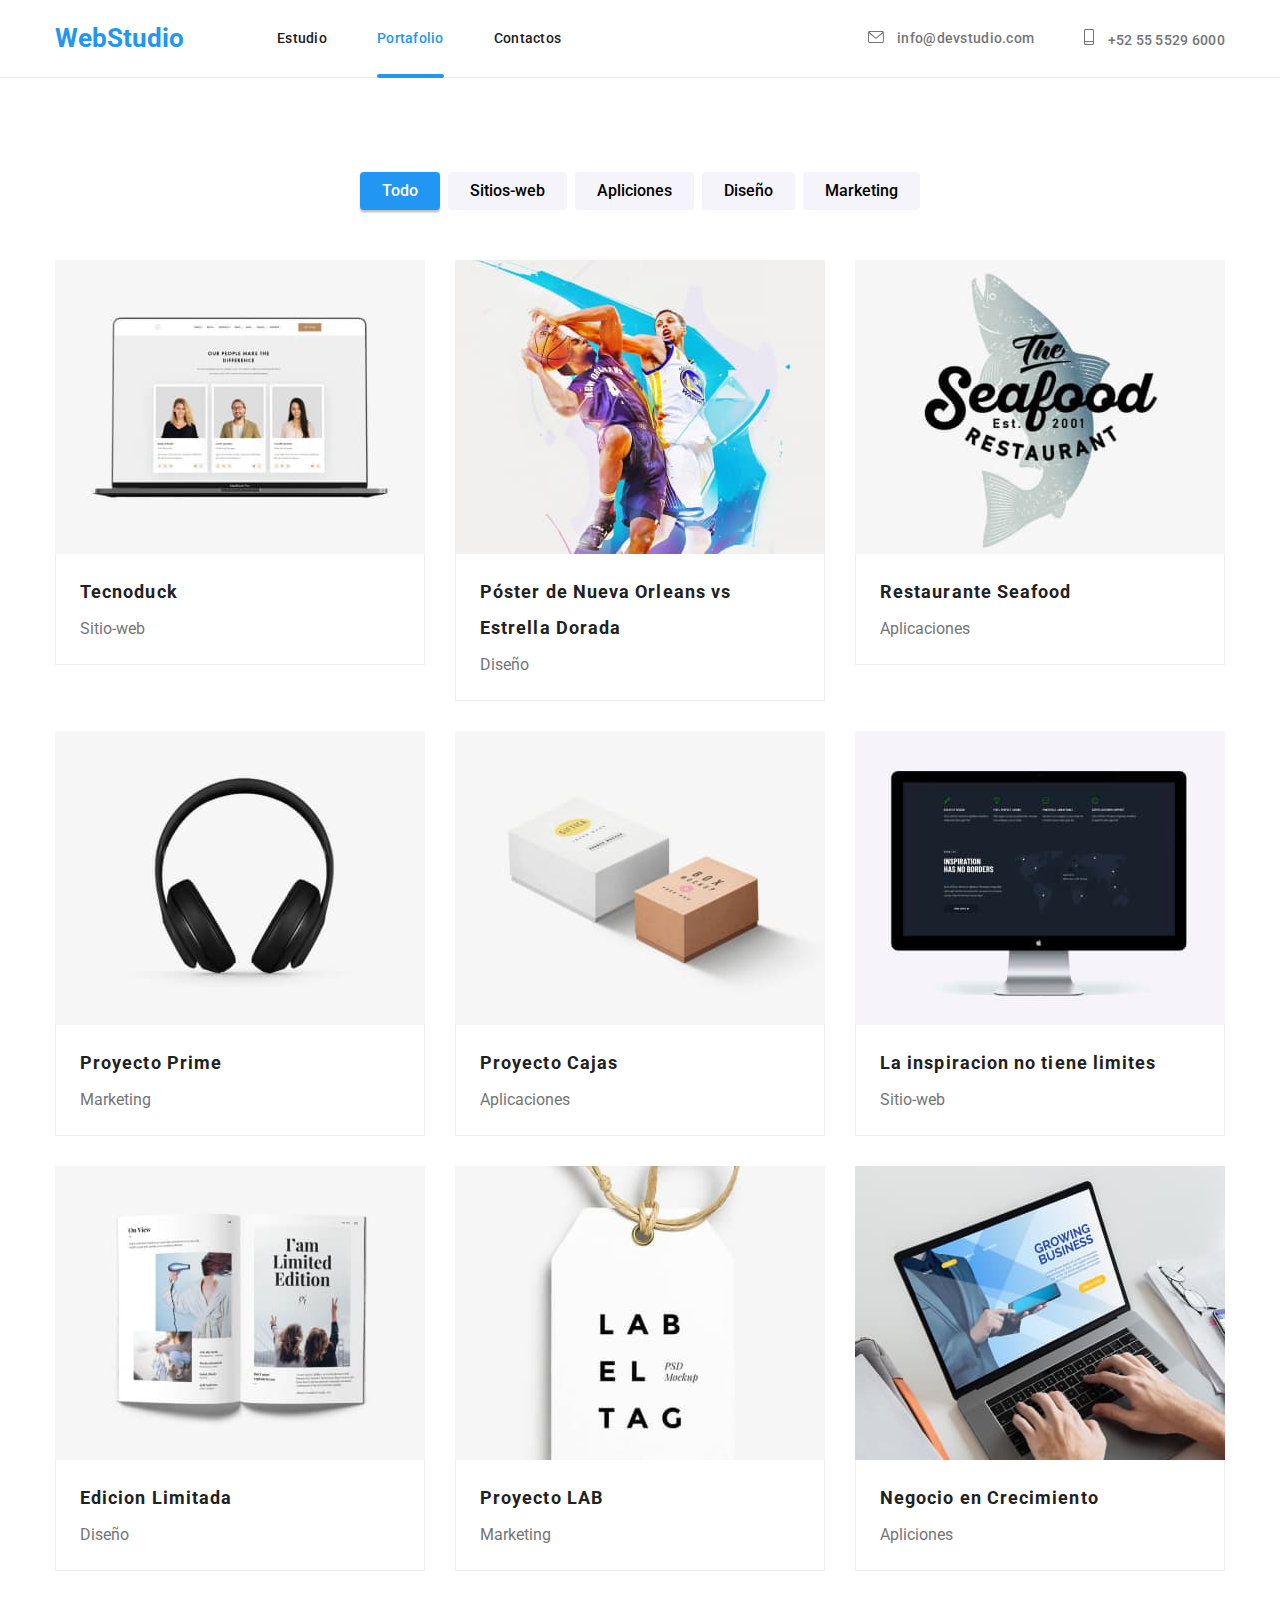
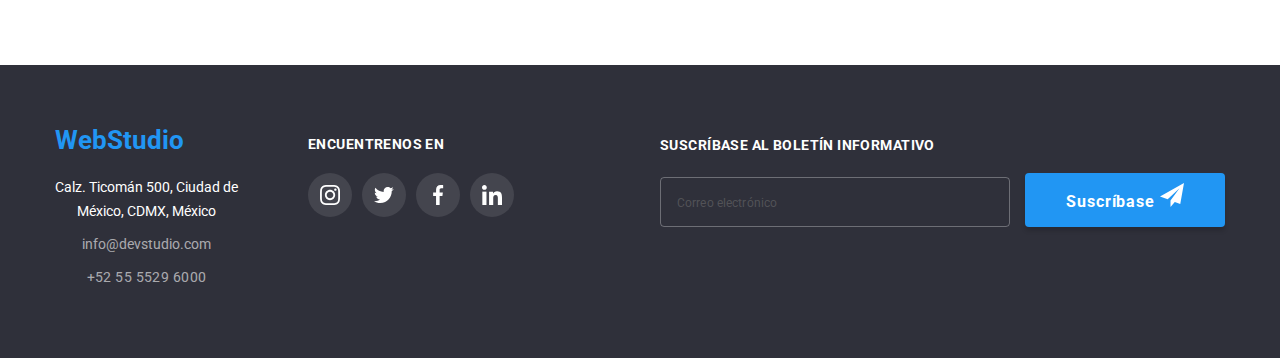
<file: portafolio.html>
<!DOCTYPE html>
<html lang="en">
  <head>
    <meta charset="UTF-8" />
    <meta http-equiv="X-UA-Compatible" content="IE=edge" />
    <meta name="viewport" content="width=device-width, initial-scale=1.0" />
    <link
      rel="stylesheet"
      href="https://cdnjs.cloudflare.com/ajax/libs/modern-normalize/1.0.0/modern-normalize.min.css"
    />
    <link rel="stylesheet" href="./css/main.min.css" />
    <link rel="preconnect" href="https://fonts.googleapis.com" />
    <link rel="preconnect" href="https://fonts.gstatic.com" crossorigin />
    <link
      href="https://fonts.googleapis.com/css2?family=Raleway:wght@700&family=Roboto:wght@400;500;700;900&display=swap"
      rel="stylesheet"
    />
    <title>Portafolio</title>
  </head>
  <body>
    <header class="header">
      <div class="container container__header">
        <div class="logoyburger">
          <a href="./index.html" class="header__logo link">WebStudio</a>
          <div class="burger" data-menu-open="">
            <svg class="burger-icon" width="24" height="16">
              <use href="./images/icons.svg#icon-menu"></use>
            </svg>
          </div>
        </div>

        <nav class="main-nav">
          <a href="./index.html" class="header__logo2 link">WebStudio</a>
          <ul class="list main-nav__list">
            <li class="main-nav__item">
              <a href="./index.html" class="main-nav__link link">Estudio</a>
            </li>
            <li class="main-nav__item">
              <a
                href="./portafolio.html"
                class="main-nav__link main-nav__link--selected"
                >Portafolio</a
              >
            </li>
            <li class="main-nav__item">
              <a href="#contactos" class="main-nav__link link">Contactos</a>
            </li>
          </ul>
        </nav>

        <ul class="list main-nav__list2">
          <li class="main-nav__item2">
            <a href="mailto:info@devstudio.com" class="main-nav__mail link">
              <svg class="main-nav__icon" width="16" height="12">
                <use
                  href="./images/icons.svg#icon-sobre"
                  width="16"
                  height="12"
                ></use>
              </svg>
              info@devstudio.com
            </a>
          </li>
          <li class="list-nav2-item">
            <a href="tel:+525555296000" class="main-nav__tel link">
              <svg class="main-nav__icon" width="10px" height="16px">
                <use href="./images/icons.svg#icon-phone"></use>
              </svg>
              +52 55 5529 6000</a
            >
          </li>
        </ul>
      </div>
    </header>

    <div class="mobile-menu" data-menu="">
      <button class="mobile-menu__close" type="button" data-menu-close="">
        <svg class="mobile-menu__icon" width="19" height="19">
          <use href="./images/icons.svg#icon-closer"></use>
        </svg>
      </button>
      <div class="mobile-menu__container">
        <ul class="mobile-menu__navigation list">
          <li class="mobile-menu__item">
            <a href="./index.html" class="mobile-menu__link">Estudio</a>
          </li>
          <li class="mobile-menu__item">
            <a href="./portafolio.html" class="mobile-menu__link current"
              >Portafolio</a
            >
          </li>
          <li class="mobile-menu__item">
            <a href="" class="mobile-menu__link">Contactos</a>
          </li>
        </ul>
        <div class="mobile-menu__wrapper">
          <ul class="mobile-menu__contacts list">
            <li class="mobile-menu__item">
              <a
                href="tel:+380961111111"
                class="mobile-menu__link mobile-menu__link--tel"
                >+38 096 111 11 11</a
              >
            </li>
            <li class="mobile-menu__item">
              <a
                href="mailto:info@devstudio.com"
                class="mobile-menu__link mobile-menu__link--mail"
                >info@devstudio.com</a
              >
            </li>
          </ul>
          <ul class="mobile-menu__social list">
            <li class="mobile-menu__item--social">
              <a class="mobile-menu__link mobile-menu__link--social link"
                >Instagram</a
              >
            </li>
            <li class="mobile-menu__item--social">
              <a class="mobile-menu__link mobile-menu__link--social link"
                >Twitter</a
              >
            </li>
            <li class="mobile-menu__item--social">
              <a class="mobile-menu__link mobile-menu__link--social link"
                >Facebook</a
              >
            </li>
            <li class="mobile-menu__item--social">
              <a class="mobile-menu__link mobile-menu__link--social link"
                >LinkedIn</a
              >
            </li>
          </ul>
        </div>
      </div>
    </div>

    <main>
      <section class="section">
        <div class="container">
          <ul class="list list-buttons">
            <li class="section--buttons--item">
              <button
                type="button"
                class="section--buttons--generally section--buttons--selected btn-todo"
              >
                Todo
              </button>
            </li>
            <li class="section--buttons--item">
              <button
                type="button"
                class="section--buttons--generally btn-sitios"
              >
                Sitios-web
              </button>
            </li>
            <li class="section--buttons--item">
              <button
                type="button"
                class="section--buttons--generally btn-sitios"
              >
                Apliciones
              </button>
            </li>
            <li class="section--buttons--item">
              <button
                type="button"
                class="section--buttons--generally btn-diseño"
              >
                Diseño
              </button>
            </li>
            <li class="section--buttons--item">
              <button
                type="button"
                class="section--buttons--generally btn-diseño"
              >
                Marketing
              </button>
            </li>
          </ul>

          <!-- LIST FOR BRIEFCASE -->

          <ul class="list list-briefcase">
            <li class="section--briefcase--list--item">
              <a href="" class="enlace-briefcase link">
                <div class="product">
                  <div class="overlay-container product-overlay">
                    <img
                      src="./images/tecnoduck.jpg"
                      alt="sitio-web_tecnoduk"
                      class="img-porta"
                    />
                    <div class="overlay">
                      <p class="text-overlay">
                        Tecnoduck es una plataforma de distribución de
                        coronavirus de última generación. Las compañías usan
                        esta plataforma para el espionaje digital y los ataques
                        a los servidores seguros de la competencia.
                      </p>
                    </div>
                  </div>
                  <div class="information-briefcase">
                    <h3 class="section--briefcase--tittle">Tecnoduck</h3>
                    <p class="section--briefcase--tittle--description">
                      Sitio-web
                    </p>
                  </div>
                </div>
              </a>
            </li>

            <li class="section--briefcase--list--item">
              <a href="" class="enlace-briefcase link">
                <div class="product">
                  <div class="overlay-container product-overlay">
                    <img
                      src="images/diseño.jpg"
                      alt="diseño-poster de nueva orleans vs estrella dorada"
                      class="img-porta"
                    />
                    <div class="overlay">
                      <p class="text-overlay">
                        Tecnoduck es una plataforma de distribución de
                        coronavirus de última generación. Las compañías usan
                        esta plataforma para el espionaje digital y los ataques
                        a los servidores seguros de la competencia.
                      </p>
                    </div>
                  </div>
                  <div class="information-briefcase">
                    <h3 class="section--briefcase--tittle">
                      Póster de Nueva Orleans vs <br />
                      Estrella Dorada
                    </h3>
                    <p class="section--briefcase--tittle--description">
                      Diseño
                    </p>
                  </div>
                </div>
              </a>
            </li>

            <li class="section--briefcase--list--item">
              <a href="" class="enlace-briefcase link">
                <div class="product">
                  <div class="overlay-container product-overlay">
                    <img
                      src="images/apliciones.jpg"
                      alt="Apliciones - restaurante Seafood"
                      class="img-porta"
                    />
                    <div class="overlay">
                      <p class="text-overlay">
                        Tecnoduck es una plataforma de distribución de
                        coronavirus de última generación. Las compañías usan
                        esta plataforma para el espionaje digital y los ataques
                        a los servidores seguros de la competencia.
                      </p>
                    </div>
                  </div>
                  <div class="information-briefcase">
                    <h3 class="section--briefcase--tittle">
                      Restaurante Seafood
                    </h3>
                    <p class="section--briefcase--tittle--description">
                      Aplicaciones
                    </p>
                  </div>
                </div>
              </a>
            </li>

            <li class="section--briefcase--list--item">
              <a href="" class="enlace-briefcase link">
                <div class="product">
                  <div class="overlay-container product-overlay">
                    <img
                      src="images/marketing.jpg"
                      alt="Marketing-Proyecto Prime"
                      class="img-porta"
                    />
                    <div class="overlay">
                      <p class="text-overlay">
                        Tecnoduck es una plataforma de distribución de
                        coronavirus de última generación. Las compañías usan
                        esta plataforma para el espionaje digital y los ataques
                        a los servidores seguros de la competencia.
                      </p>
                    </div>
                  </div>
                  <div class="information-briefcase">
                    <h3 class="section--briefcase--tittle">Proyecto Prime</h3>
                    <p class="section--briefcase--tittle--description">
                      Marketing
                    </p>
                  </div>
                </div>
              </a>
            </li>

            <li class="section--briefcase--list--item">
              <a href="" class="enlace-briefcase link">
                <div class="product">
                  <div class="overlay-container product-overlay">
                    <img
                      src="images/apliciones1.jpg"
                      alt="Apliciones - Proyecto Cajas"
                      class="img-porta"
                    />
                    <div class="overlay">
                      <p class="text-overlay">
                        Tecnoduck es una plataforma de distribución de
                        coronavirus de última generación. Las compañías usan
                        esta plataforma para el espionaje digital y los ataques
                        a los servidores seguros de la competencia.
                      </p>
                    </div>
                  </div>
                  <div class="information-briefcase">
                    <h3 class="section--briefcase--tittle">Proyecto Cajas</h3>
                    <p class="section--briefcase--tittle--description">
                      Aplicaciones
                    </p>
                  </div>
                </div>
              </a>
            </li>

            <li class="section--briefcase--list--item">
              <a href="" class="enlace-briefcase link">
                <div class="product">
                  <div class="overlay-container product-overlay">
                    <img
                      src="images/sitio-web.jpg"
                      alt="Sitio-web  - la inspiracion no tiene limites"
                      class="img-porta"
                    />
                    <div class="overlay">
                      <p class="text-overlay">
                        Tecnoduck es una plataforma de distribución de
                        coronavirus de última generación. Las compañías usan
                        esta plataforma para el espionaje digital y los ataques
                        a los servidores seguros de la competencia.
                      </p>
                    </div>
                  </div>
                  <div class="information-briefcase">
                    <h3 class="section--briefcase--tittle">
                      La inspiracion no tiene limites
                    </h3>
                    <p class="section--briefcase--tittle--description">
                      Sitio-web
                    </p>
                  </div>
                </div>
              </a>
            </li>

            <li class="section--briefcase--list--item">
              <a href="" class="enlace-briefcase link">
                <div class="product">
                  <div class="overlay-container product-overlay">
                    <img
                      src="images/diseño1.jpg"
                      alt="Sitio-web La inspiracion no tiene limites"
                      class="img-porta"
                    />
                    <div class="overlay">
                      <p class="text-overlay">
                        Tecnoduck es una plataforma de distribución de
                        coronavirus de última generación. Las compañías usan
                        esta plataforma para el espionaje digital y los ataques
                        a los servidores seguros de la competencia.
                      </p>
                    </div>
                  </div>
                  <div class="information-briefcase">
                    <h3 class="section--briefcase--tittle">Edicion Limitada</h3>
                    <p class="section--briefcase--tittle--description">
                      Diseño
                    </p>
                  </div>
                </div>
              </a>
            </li>

            <li class="section--briefcase--list--item">
              <a href="" class="enlace-briefcase link">
                <div class="product">
                  <div class="overlay-container product-overlay">
                    <img
                      src="images/marketing1.jpg"
                      alt="Proyecto-LAB"
                      class="img-porta"
                    />
                    <div class="overlay">
                      <p class="text-overlay">
                        Tecnoduck es una plataforma de distribución de
                        coronavirus de última generación. Las compañías usan
                        esta plataforma para el espionaje digital y los ataques
                        a los servidores seguros de la competencia.
                      </p>
                    </div>
                  </div>
                  <div class="information-briefcase">
                    <h3 class="section--briefcase--tittle">Proyecto LAB</h3>
                    <p class="section--briefcase--tittle--description">
                      Marketing
                    </p>
                  </div>
                </div>
              </a>
            </li>

            <li class="section--briefcase--list--item">
              <a href="" class="enlace-briefcase link">
                <div class="product">
                  <div class="overlay-container product-overlay">
                    <img
                      src="images/apliaciones2.jpg"
                      alt="Aplicines - negocio en crecimiento"
                      class="img-porta"
                    />
                    <div class="overlay">
                      <p class="text-overlay">
                        Tecnoduck es una plataforma de distribución de
                        coronavirus de última generación. Las compañías usan
                        esta plataforma para el espionaje digital y los ataques
                        a los servidores seguros de la competencia.
                      </p>
                    </div>
                  </div>
                  <div class="information-briefcase">
                    <h3 class="section--briefcase--tittle">
                      Negocio en Crecimiento
                    </h3>
                    <p class="section--briefcase--tittle--description">
                      Apliciones
                    </p>
                  </div>
                </div>
              </a>
            </li>
          </ul>
        </div>
      </section>
    </main>

    <footer class="footerr">
      <div class="container">
        <div class="container-footer">
          <div class="info-footerr">
            <a href="./index.html" class="logo link">WebStudio</a>
            <address>
              <ul class="list list-footer">
                <li class="list-footer-item">
                  <a
                    class="ubicacion link"
                    href="https://www.google.com/maps/place/Ciudad+de+México,+CDMX,+México/@19.3910038,-99.2836971,11z/data=!3m1!4b1!4m5!3m4!1s0x85ce0026db097507:0x54061076265ee841!8m2!3d19.4326077!4d-99.133208"
                    target="_blank"
                    rel="noreferrer noopener"
                    >Calz. Ticomán 500, Ciudad de <br />
                    México, CDMX, México</a
                  >
                </li>
                <li class="list-footer-item">
                  <a href="mailto:info@devstudio.com" class="mail1 link"
                    >info@devstudio.com</a
                  >
                </li>
                <li class="list-footer-item">
                  <a href="tel:+525555296000" class="tel1 link"
                    >+52 55 5529 6000</a
                  >
                </li>
              </ul>
            </address>
          </div>

          <div class="social-media-footer">
            <h3 class="title-social-media">ENCUENTRENOS EN</h3>
            <ul class="list-redes-footer list">
              <li class="redes-item">
                <a href="" class="ellipse2">
                  <svg width="20" height="20" class="icon-ellipse2">
                    <use href="./images/icons.svg#icon-instagram"></use>
                  </svg>
                </a>
              </li>

              <li class="redes-item">
                <a href="" class="ellipse2">
                  <svg width="20" height="20" class="icon-ellipse2">
                    <use href="./images/icons.svg#icon-twitter"></use>
                  </svg>
                </a>
              </li>

              <li class="redes-item">
                <a href="" class="ellipse2">
                  <svg width="20" height="20" class="icon-ellipse2">
                    <use href="./images/icons.svg#icon-facebook"></use>
                  </svg>
                </a>
              </li>

              <li class="redes-item">
                <a href="" class="ellipse2">
                  <svg width="20" height="20" class="icon-ellipse2">
                    <use href="./images/icons.svg#icon-linkedin"></use>
                  </svg>
                </a>
              </li>
            </ul>
          </div>

          <div class="formulario">
            <h3 class="tittle-formularios">
              SUSCRÍBASE al boletín informativo
            </h3>
            <form name="mail_suscribe">
              <label for="user_mail"></label>
              <input
                class="input-subcribe"
                type="email"
                name="email"
                id="mail_suscribe"
                placeholder="Correo electrónico"
              />

              <button type="submit" class="suscribe-btn">
                Suscríbase
                <svg width="24px" height="24px" class="enviar-icon">
                  <use href="./images/icons.svg#icon-enviar"></use>
                </svg>
              </button>
            </form>
          </div>
        </div>
      </div>
    </footer>
    <script src="./js/menu-mobile.js"></script>
  </body>
</html>
</file>
<file: css/main.min.css>
:root{--blue-color: #2196f3;--background-color-index: #2f303a;--color--212121--: #212121;--color--gray--757575: #757575;--white--color: #ffffff;--second--white: #eeeeee;--color-degrade--grba: rgba(255, 255, 255, 0.6);--background--buttons: #f5f4fa;--color--header--border: #ececec;--color--icons: #afb1b8;--color-icons-foter: rgba(255, 255, 255, 0.1);--background-color-cards: rgba(33, 150, 243, 0.9);--ventana--modeal: rgba(0, 0, 0, 0.2);--background-div-text-images: rgba(47, 48, 58, 0.8);--border-form-modal: rgba(33, 33, 33, 0.2);--black-color: rgb(0, 0, 0);--text--new: rgba(33, 33, 33, 1);--blue-new: #188ce8;--color-btns-port: #f5f4fa}@media screen and (max-width: 767px){.logoyburger{display:-webkit-box;display:-ms-flexbox;display:flex;-webkit-box-align:center;-ms-flex-align:center;align-items:center;-webkit-box-pack:justify;-ms-flex-pack:justify;justify-content:space-between;width:100%}.burger{display:-webkit-box;display:-ms-flexbox;display:flex;-webkit-box-align:center;-ms-flex-align:center;align-items:center;-webkit-box-pack:center;-ms-flex-pack:center;justify-content:center;width:40px;height:40px;fill:var(--black-color)}}@media screen and (min-width: 768px){.logoyburger{display:none}.header__logo2{display:block;font-weight:700;font-size:24px;line-height:1.17;color:var(--blue-color);margin-right:88px}}@media screen and (min-width: 1200px){.header__logo2{margin-right:93px;font-size:26px}}*,*::before,*::after{-webkit-box-sizing:border-box;box-sizing:border-box}body{font-family:"Roboto",sans-serif;font-style:normal;font-weight:400;font-size:14px;color:var(--color-212121--);margin:0;padding:0}img{display:block;max-width:100%;height:auto}h1,h2,h3,h4,h5,h6,p,ul{margin:0;padding:0}.list{list-style:none;padding-left:0;margin:0}.link{text-decoration:none}.section{padding:60px 0;text-align:center}a{text-decoration:none}@media screen and (min-width: 1200px){.section{padding:94px 0}}.container{padding:0 15px;margin:0 auto}@media screen and (max-width: 767px){.container{max-width:480px}}@media screen and (min-width: 768px){.container{max-width:768px}}@media screen and (min-width: 1200px){.container{max-width:1200px}}.header{border-bottom:1px solid var(--color--header--border)}.container__header{display:-webkit-box;display:-ms-flexbox;display:flex;-webkit-box-align:center;-ms-flex-align:center;align-items:center}@media screen and (max-width: 767px){.container__header{padding-top:5px;padding-bottom:4px;padding-right:27px}}@media screen and (min-width: 768px){.container__header{padding-top:18px;padding-bottom:17px}}@media screen and (min-width: 1200px){.container__header{padding-top:23px;padding-bottom:23px}}.header__logo{font-family:"Raleway";font-style:Bold;font-size:24px;font-weight:700;line-height:100%;letter-spacing:.03em;color:var(--blue-color)}.main-nav{display:block}@media screen and (max-width: 767px){.main-nav{display:none}}@media screen and (min-width: 768px){.main-nav{display:-webkit-box;display:-ms-flexbox;display:flex;-webkit-box-align:center;-ms-flex-align:center;align-items:center}}@media screen and (min-width: 768px){.main-nav__list{display:-webkit-box;display:-ms-flexbox;display:flex;-webkit-box-align:center;-ms-flex-align:center;align-items:center}.main-nav__item:not(:last-child){margin-right:50px}.main-nav__link{display:block;padding:8px 0 7px;font-weight:500;line-height:1.14;letter-spacing:.02em;-webkit-transition:color 250ms cubic-bezier(0.4, 0, 0.2, 1);transition:color 250ms cubic-bezier(0.4, 0, 0.2, 1);color:var(--text--new)}.main-nav__link:hover,.main-nav__link:focus{color:var(--blue-color)}.main-nav__link:active{color:var(--blue-color)}.main-nav__link--selected{position:relative;color:var(--blue-color)}.main-nav__link--selected::after{content:"";position:absolute;left:0;display:block;margin-top:27px;width:100%;height:4px;border-radius:2px;background-color:var(--blue-color)}}.main-nav__list2{display:block}@media screen and (max-width: 767px){.main-nav__list2{display:none}}@media screen and (min-width: 768px){.main-nav__list2{display:-webkit-box;display:-ms-flexbox;display:flex;-webkit-box-orient:vertical;-webkit-box-direction:normal;-ms-flex-direction:column;flex-direction:column;margin-left:auto}.main-nav__item2:not(:last-child){margin-bottom:10px}.main-nav__mail{font-weight:500;font-size:12px;line-height:1.14;letter-spacing:.02em;color:var(--color--gray--757575);-webkit-transition:color 250ms cubic-bezier(0.4, 0, 0.2, 1);transition:color 250ms cubic-bezier(0.4, 0, 0.2, 1)}.main-nav__mail:hover,.main-nav__mail:focus{color:var(--blue-color)}.main-nav__mail:hover .main-nav__icon,.main-nav__mail:focus .main-nav__icon{fill:var(--blue-color)}.main-nav__icon{fill:var(--color--gray--757575);margin-right:10px;-webkit-transition:fill 250ms cubic-bezier(0.4, 0, 0.2, 1);transition:fill 250ms cubic-bezier(0.4, 0, 0.2, 1)}.main-nav__tel{font-weight:500;font-size:12px;line-height:1.14;letter-spacing:.02em;color:var(--color--gray--757575);-webkit-transition:color 250ms cubic-bezier(0.4, 0, 0.2, 1);transition:color 250ms cubic-bezier(0.4, 0, 0.2, 1)}.main-nav__tel:hover,.main-nav__tel:focus{color:var(--blue-color)}.main-nav__tel:hover .main-nav__icon,.main-nav__tel:focus .main-nav__icon{fill:var(--blue-color)}}@media screen and (min-width: 1200px){.main-nav__list2{-webkit-box-orient:horizontal;-webkit-box-direction:normal;-ms-flex-direction:row;flex-direction:row;-webkit-box-align:center;-ms-flex-align:center;align-items:center;margin-left:auto}.main-nav__item2:not(:last-child){margin-bottom:0px;margin-right:50px}.main-nav__mail{font-size:14px}.main-nav__tel{font-size:14px}}.banner{background-image:url(/../goit-markup-hw-04/images/banner-mobile.jpg);margin:0 auto;padding:118px 0;max-width:767px;min-height:400px;text-align:center;background-size:cover;background-repeat:no-repeat;background-position:center}.banner__container{text-align:center}.banner__tittle{margin:0 auto 30px;max-width:360px;text-transform:uppercase;font-weight:900;font-size:26px;line-height:1.62;letter-spacing:.06em;color:var(--white--color)}.banner__btn{padding:10px;min-width:200px;border:none;border-radius:4px;font-weight:900;font-size:16px;line-height:1.88;text-align:center;letter-spacing:.06em;background:var(--blue-color);-webkit-box-shadow:0px 4px 4px rgba(0,0,0,.15);box-shadow:0px 4px 4px rgba(0,0,0,.15);border-radius:4px;border-color:var(--blue-color);color:var(--white--color);cursor:pointer}@media screen and (min-device-pixel-ratio: 2),screen and (-webkit-min-device-pixel-ratio: 2),screen and (min-resolution: 192dpi),screen and (min-resolution: 2dppx){.banner{background-image:url(/../goit-markup-hw-08/images/mobile--2.jpg)}}@media screen and (min-width: 768px)and (min-device-pixel-ratio: 2),screen and (min-width: 768px)and (-webkit-min-device-pixel-ratio: 2),screen and (min-width: 768px)and (min-resolution: 192dpi),screen and (min-width: 768px)and (min-resolution: 2dppx){.banner{background-image:url(/../goit-markup-hw-08/images/tablet--2.jpg)}}@media screen and (min-width: 768px){.banner{max-width:1199px;background-image:url(/../goit-markup-hw-08/images/tablet.jpg)}}@media screen and (min-width: 1200px)and (min-device-pixel-ratio: 2),screen and (min-width: 1200px)and (-webkit-min-device-pixel-ratio: 2),screen and (min-width: 1200px)and (min-resolution: 192dpi),screen and (min-width: 1200px)and (min-resolution: 2dppx){.banner{background-image:url(/../goit-markup-hw-08/images/desk--2.jpg)}}@media screen and (min-width: 1200px){.banner{padding:200px 0;max-width:1920px;min-height:600px;background-image:url(/../goit-markup-hw-08/images/desk.jpg)}.banner__tittle{max-width:700px;font-size:44px;line-height:1.36}}.backdrop{position:fixed;top:0;left:0;width:100%;height:100%;opacity:1;visibility:visible;pointer-events:visible;background-color:var(--ventana--modeal);-webkit-transition:opacity 250ms cubic-bezier(0.4, 0, 0.2, 1);transition:opacity 250ms cubic-bezier(0.4, 0, 0.2, 1)}.modal{padding:40px;position:absolute;top:50%;left:50%;width:528px;height:581px;background-color:var(--white--color);-webkit-box-shadow:0px 1px 3px rgba(0,0,0,.12),0px 1px 1px rgba(0,0,0,.14),0px 2px 1px rgba(0,0,0,.2);box-shadow:0px 1px 3px rgba(0,0,0,.12),0px 1px 1px rgba(0,0,0,.14),0px 2px 1px rgba(0,0,0,.2);border-radius:4px;-webkit-transform:translate(-50%, -50%);transform:translate(-50%, -50%);-webkit-transition:-webkit-transform 250ms cubic-bezier(0.4, 0, 0.2, 1);transition:-webkit-transform 250ms cubic-bezier(0.4, 0, 0.2, 1);transition:transform 250ms cubic-bezier(0.4, 0, 0.2, 1);transition:transform 250ms cubic-bezier(0.4, 0, 0.2, 1), -webkit-transform 250ms cubic-bezier(0.4, 0, 0.2, 1)}.close-x{position:absolute;text-align:center;left:490px;top:8px;width:30px;height:30px;background:var(--white--color);border:1px solid rgba(0,0,0,.1);border-radius:50%;cursor:pointer}.close-x:hover .close-icoon,.close-x:focus .close.icon{fill:var(--blue-color)}.close-icoon{position:absolute;top:9px;right:8px}.is-hidden{visibility:hidden;opacity:0;pointer-events:none}@media screen and (min-width: 480px){.modal{width:450px}}.modal-tittle{font-family:"Roboto";font-style:normal;font-weight:700;font-size:20px;line-height:23px;text-align:center;letter-spacing:.03em;color:var(--color--212121--);margin-bottom:12px}.tittle-label{margin-top:10px;font-family:"Roboto";font-style:normal;font-weight:400;font-size:12px;line-height:14px;letter-spacing:.01em;color:var(--color--gray--757575)}.modal-from-input-group{position:relative;margin-top:4px;margin-bottom:10px}.modal-form-input{display:block;outline:none;border:1px solid var(--border-form-modal);border-radius:4px;height:40px;width:100%;padding-left:42px}.modal-form-input:hover,.modal-form-input:focus{border:1px solid var(--blue-color)}.modal-form-input:hover+.modal-form-svg,.modal-form-input:focus+.modal-form-svg{fill:var(--blue-color)}.modal-form-svg{width:12px;height:12px;position:absolute;top:14px;left:15px;fill:var(--color--212121--);pointer-events:none}.label-text{display:-webkit-box;display:-ms-flexbox;display:flex;-webkit-box-orient:vertical;-webkit-box-direction:normal;-ms-flex-direction:column;flex-direction:column}.text-area-modal{border:1px solid rgba(33,33,33,.2);border-radius:4px;padding:12px 16px;margin-top:4px;resize:none;outline:none;height:120px}::-webkit-input-placeholder{font-family:"Roboto";font-style:normal;font-weight:400;font-size:12px;line-height:14px;letter-spacing:.01em;color:rgba(117,117,117,.5)}::-moz-placeholder{font-family:"Roboto";font-style:normal;font-weight:400;font-size:12px;line-height:14px;letter-spacing:.01em;color:rgba(117,117,117,.5)}:-ms-input-placeholder{font-family:"Roboto";font-style:normal;font-weight:400;font-size:12px;line-height:14px;letter-spacing:.01em;color:rgba(117,117,117,.5)}::-ms-input-placeholder{font-family:"Roboto";font-style:normal;font-weight:400;font-size:12px;line-height:14px;letter-spacing:.01em;color:rgba(117,117,117,.5)}::placeholder{font-family:"Roboto";font-style:normal;font-weight:400;font-size:12px;line-height:14px;letter-spacing:.01em;color:rgba(117,117,117,.5)}.container-text{font-family:"Roboto";font-style:normal;font-weight:400;font-size:14px;line-height:24px;letter-spacing:.03em;color:var(--color--gray--757575);display:-webkit-box;display:-ms-flexbox;display:flex;-webkit-box-align:center;-ms-flex-align:center;align-items:center}.check-input{position:absolute !important;clip:rect(1px 1px 1px 1px);padding:0 !important;border:0 !important;height:1px !important;width:1px !important;overflow:hidden}.check-input:checked+.checkbox-svg{background-color:var(--blue-color);border-color:var(--blue-color)}.check-input:checked+.checkbox-svg svg path{stroke-dasharray:500;stroke-dashoffset:500;stroke:var(--white--color);stroke-width:3;-webkit-animation:check 4s forwards;animation:check 4s forwards}.check-input:checked+.checkbox-svg::before{-webkit-animation:rippple .3s;animation:rippple .3s}.container-text span{font-family:"Roboto";font-style:normal;font-weight:400;font-size:14px;line-height:24px;margin-left:10px;margin-top:20px;letter-spacing:.03em;color:var(--color--gray--757575t)}.checkbox-svg{position:relative;width:20px;height:15px;border:2px solid var(--color--212121--);border-radius:10%;margin-left:12px;cursor:pointer}.checkbox-svg::before{content:"";position:absolute;top:0px;-webkit-transform:scale(0);transform:scale(0);display:block;width:10px;height:10px;z-index:-1}.checkbox-svg svg{position:absolute;top:2px;left:1px;width:12px;height:9px}@-webkit-keyframes check{to{stroke-dashoffset:0}}@keyframes check{to{stroke-dashoffset:0}}.btn-enviar{padding:10px 75px;background-color:var(--blue-color);-webkit-box-shadow:0px 4px 4px rgba(0,0,0,.15);box-shadow:0px 4px 4px rgba(0,0,0,.15);border-radius:4px;font-family:"Roboto";font-style:normal;font-weight:700;font-size:16px;line-height:30px;color:var(--white--color);border:none;letter-spacing:.06em;display:-webkit-box;display:-ms-flexbox;display:flex;margin-left:auto;margin-right:auto;margin-top:10px;cursor:pointer}.section--texts--list--item:not(:last-child){margin-bottom:30px}.boxes-icons-1{display:-webkit-box;display:-ms-flexbox;display:flex;-webkit-box-pack:center;-ms-flex-pack:center;justify-content:center;-webkit-box-align:center;-ms-flex-align:center;align-items:center;margin-bottom:30px;width:100%;height:120px;border-radius:4px;background-color:var(--background--buttons)}.section--texts--tittles{margin-bottom:10px;text-transform:uppercase;font-weight:700;line-height:1.14;letter-spacing:.03em}.section--texts--text{text-align:left;line-height:1.7;letter-spacing:.03em;color:var(--color--gray--757575)}@media screen and (min-width: 768px){.list-texts{display:-webkit-box;display:-ms-flexbox;display:flex;-ms-flex-wrap:wrap;flex-wrap:wrap;margin-top:-30px;margin-left:-30px}.section--texts--list--item:not(:last-child){margin-bottom:0px}.section--texts--list--item{margin-left:30px;margin-top:30px;-ms-flex-preferred-size:calc((100% - 60px)/2);flex-basis:calc((100% - 60px)/2);text-align:left}}@media screen and (min-width: 1200px){.section--texts{padding-bottom:47px}.section--texts--list--item{-ms-flex-preferred-size:calc((100% - 120px)/4);flex-basis:calc((100% - 120px)/4)}}.service--section{display:none}@media screen and (min-width: 1200px){.service--section{display:block;padding-top:47px}.service--section--tittle{margin-bottom:55.05px;font-weight:700;font-size:36px;line-height:1.2;text-align:center;letter-spacing:.03em}.service-list{display:-webkit-box;display:-ms-flexbox;display:flex;-ms-flex-wrap:wrap;flex-wrap:wrap;gap:30px}.list-service-section{-ms-flex-preferred-size:calc((100% - 60px)/3);flex-basis:calc((100% - 60px)/3)}.boxes-images-1{position:relative}.boxes-images-2{position:relative}.boxes-images-3{position:relative}.images-text{display:-webkit-box;display:-ms-flexbox;display:flex;-webkit-box-pack:center;-ms-flex-pack:center;justify-content:center;-webkit-box-align:center;-ms-flex-align:center;align-items:center;position:absolute;width:100%;font-family:"Roboto";font-style:normal;font-weight:700;font-size:14px;line-height:16px;text-align:center;letter-spacing:.03em;text-transform:uppercase;bottom:0;left:0;color:var(--white--color);background-color:var(--background-div-text-images);padding:27px 79px}}.section--team{background-color:var(--background--buttons)}.section--team--tittle{font-weight:700;font-size:28px;line-height:1.2;text-align:center;letter-spacing:.03em;margin-bottom:30px}.list-section-team:not(:last-child){margin-bottom:30px}.list-section-team{max-width:450px}.information-team{margin:0 auto;border-radius:0px 0px 4px 4px;background-color:var(--white--color);-webkit-box-shadow:0px 1px 3px rgba(0,0,0,.12),0px 1px 1px rgba(0,0,0,.14),0px 2px 1px rgba(0,0,0,.2);box-shadow:0px 1px 3px rgba(0,0,0,.12),0px 1px 1px rgba(0,0,0,.14),0px 2px 1px rgba(0,0,0,.2)}.information-team-1{padding:30px 0 24px;font-size:16px;line-height:1.19}.section--team--name--person{font-weight:500;font-size:16px;line-height:1.18;text-align:center;letter-spacing:.03em;margin-bottom:10px}.section--team--profession{margin-bottom:16px;font-size:16px;line-height:1.18;text-align:center;letter-spacing:.03em;color:var(--color--gray--757575)}.social-media{display:-webkit-box;display:-ms-flexbox;display:flex;-webkit-box-pack:center;-ms-flex-pack:center;justify-content:center;padding-left:0}.social-media-list:not(:last-child){margin-right:10px}.social-media-list{width:44px;height:44px}.ellipse{display:-webkit-box;display:-ms-flexbox;display:flex;-webkit-box-pack:center;-ms-flex-pack:center;justify-content:center;-webkit-box-align:center;-ms-flex-align:center;align-items:center;border-radius:50%;width:100%;height:100%;fill:var(--color--icons);background-color:var(--white--color);-webkit-transition:background-color 250ms cubic-bezier(0.4, 0, 0.2, 1);transition:background-color 250ms cubic-bezier(0.4, 0, 0.2, 1)}.ellipse:hover,.ellipse:focus{background-color:var(--blue-color)}.ellipse:hover .icon-ellipse,.ellipse:focus .icon-ellipse{fill:var(--white--color)}@media screen and (min-width: 768px){.list-team{display:-webkit-box;display:-ms-flexbox;display:flex;-ms-flex-wrap:wrap;flex-wrap:wrap;margin-top:-30px;margin-left:-30px}.list-section-team:not(:last-child){margin-bottom:0}.list-section-team{margin-top:30px;margin-left:30px;-ms-flex-preferred-size:calc((100% - 60px)/2);flex-basis:calc((100% - 60px)/2)}}@media screen and (min-width: 1200px){.section--team--tittle{margin-bottom:50px}.list-section-team{-ms-flex-preferred-size:calc((100% - 120px)/4);flex-basis:calc((100% - 120px)/4)}}.section-clientes-tittle{font-family:"Roboto";font-style:normal;font-weight:700;font-size:28px;line-height:33px;letter-spacing:.03em;margin-bottom:30px;color:var(--color--212121--)}.list-clientes{display:-webkit-box;display:-ms-flexbox;display:flex;-ms-flex-wrap:wrap;flex-wrap:wrap;-webkit-box-pack:left;-ms-flex-pack:left;justify-content:left;margin-top:-30px;margin-left:-30px}.list-clientes-item{height:92px;margin-top:30px;margin-left:30px;-ms-flex-preferred-size:calc((100% - 60px)/2);flex-basis:calc((100% - 60px)/2)}.boxes-clients{display:-webkit-box;display:-ms-flexbox;display:flex;-webkit-box-align:center;-ms-flex-align:center;align-items:center;-webkit-box-pack:center;-ms-flex-pack:center;justify-content:center;width:100%;height:100%;border:1px solid var(--color--icons);border-radius:4px;cursor:pointer;-webkit-transition:border 250ms cubic-bezier(0.4, 0, 0.2, 1);transition:border 250ms cubic-bezier(0.4, 0, 0.2, 1);-webkit-transition:color 250ms cubic-bezier(0.4, 0, 0.2, 1);transition:color 250ms cubic-bezier(0.4, 0, 0.2, 1)}.boxes-clients:hover,.boxes-clients:focus{border:1px solid var(--blue-color)}.boxes-clients:hover .icon-clients,.boxes-clients:focus .icon-clients{fill:var(--blue-color)}.icon-clients{fill:var(--color--icons);-webkit-transition:fill 250ms cubic-bezier(0.4, 0, 0.2, 1);transition:fill 250ms cubic-bezier(0.4, 0, 0.2, 1)}@media screen and (min-width: 768px){.list-clientes-item{-ms-flex-preferred-size:calc((100% - 90px)/3);flex-basis:calc((100% - 90px)/3)}}@media screen and (min-width: 1200px){.section-clientes-tittle{margin-bottom:50px;font-size:36px;line-height:1.17}.list-clientes-item{-ms-flex-preferred-size:calc((100% - 180px)/6);flex-basis:calc((100% - 180px)/6)}}.list-buttons{display:-webkit-box;display:-ms-flexbox;display:flex;-ms-flex-wrap:wrap;flex-wrap:wrap;-webkit-box-pack:start;-ms-flex-pack:start;justify-content:flex-start;margin-bottom:50px}.section--buttons--item:not(:last-child){margin-bottom:15px;margin-right:8px}.section--buttons--generally{padding:6px 22px;border:none;border-radius:4px;text-align:center;font-weight:500;font-size:16px;line-height:1.63;background-color:var(--color-btns-port);-webkit-transition:background-color 250ms cubic-bezier(0.4, 0, 0.2, 1);transition:background-color 250ms cubic-bezier(0.4, 0, 0.2, 1);-webkit-transition:color 250ms cubic-bezier(0.4, 0, 0.2, 1);transition:color 250ms cubic-bezier(0.4, 0, 0.2, 1);-webkit-transition:-webkit-box-shadow 250ms cubic-bezier(0.4, 0, 0.2, 1);transition:-webkit-box-shadow 250ms cubic-bezier(0.4, 0, 0.2, 1);transition:box-shadow 250ms cubic-bezier(0.4, 0, 0.2, 1);transition:box-shadow 250ms cubic-bezier(0.4, 0, 0.2, 1), -webkit-box-shadow 250ms cubic-bezier(0.4, 0, 0.2, 1)}.section--buttons--generally:hover,.section--buttons--generally:focus,.section--buttons--generally:active{background-color:var(--blue-color);-webkit-box-shadow:0px 3px 1px rgba(0,0,0,.1),0px 1px 2px rgba(0,0,0,.08),0px 2px 2px rgba(0,0,0,.12);box-shadow:0px 3px 1px rgba(0,0,0,.1),0px 1px 2px rgba(0,0,0,.08),0px 2px 2px rgba(0,0,0,.12);border-radius:4px;cursor:pointer;color:var(--white--color)}.section--buttons--selected{background-color:var(--blue-color);color:var(--white--color);border-radius:4px;-webkit-box-shadow:0px 3px 1px rgba(0,0,0,.1),0px 1px 2px rgba(0,0,0,.08),0px 2px 2px rgba(0,0,0,.12);box-shadow:0px 3px 1px rgba(0,0,0,.1),0px 1px 2px rgba(0,0,0,.08),0px 2px 2px rgba(0,0,0,.12)}@media screen and (min-width: 768px){.list-buttons{-ms-flex-wrap:nowrap;flex-wrap:nowrap;-webkit-box-pack:center;-ms-flex-pack:center;justify-content:center}.section--buttons--item:not(:last-child){margin-bottom:0}}.section--briefcase--list--item:not(:last-child){margin-bottom:30px}.section--briefcase--list--item:hover{background:var(--white--color);border:1px solid var(--second--white);-webkit-box-shadow:0px 1px 1px rgba(0,0,0,.12),0px 4px 4px rgba(0,0,0,.06),1px 4px 6px rgba(0,0,0,.16);box-shadow:0px 1px 1px rgba(0,0,0,.12),0px 4px 4px rgba(0,0,0,.06),1px 4px 6px rgba(0,0,0,.16);cursor:pointer}.enlace-briefcase{display:block}.enlace-briefcase:hover .overlay,.enlace-briefcase:focus .overlay{-webkit-transform:translateY(-100%);transform:translateY(-100%);-webkit-transition:-webkit-transform 250ms cubic-bezier(0.4, 0, 0.2, 1);transition:-webkit-transform 250ms cubic-bezier(0.4, 0, 0.2, 1);transition:transform 250ms cubic-bezier(0.4, 0, 0.2, 1);transition:transform 250ms cubic-bezier(0.4, 0, 0.2, 1), -webkit-transform 250ms cubic-bezier(0.4, 0, 0.2, 1)}.product{margin:0 auto;-webkit-box-sizing:border-box;box-sizing:border-box;background-color:var(--white--color)}.overlay-container{position:relative}.product-overlay{overflow:hidden}.img-porta{width:100%}.overlay{position:absolute;top:100%;left:0;padding:77px 24px;width:100%;height:100%;overflow-y:auto;background-color:rgba(33,150,243,.9)}.text-overlay{text-align:left;font-size:18px;line-height:1.56;color:var(--white--color)}.information-briefcase{margin:0;padding:20px 24px;border-left:1px solid #eee;border-right:1px solid #eee;border-bottom:1px solid #eee;text-align:left}.section--briefcase--tittle{margin-bottom:4px;font-weight:700;font-size:18px;line-height:2;letter-spacing:.06em;color:var(--color--212121--)}.section--briefcase--tittle--description{font-size:16px;line-height:1.88;color:var(--color--gray--757575)}@media screen and (min-width: 768px){.list-briefcase{display:-webkit-box;display:-ms-flexbox;display:flex;-ms-flex-wrap:wrap;flex-wrap:wrap;margin-top:-30px;margin-left:-30px}.section--briefcase--list--item:not(:last-child){margin-bottom:0}.section--briefcase--list--item{margin-top:30px;margin-left:30px;-ms-flex-preferred-size:calc((100% - 60px)/2);flex-basis:calc((100% - 60px)/2)}}@media screen and (min-width: 1200px){.section--briefcase--list--item{-ms-flex-preferred-size:calc((100% - 90px)/3);flex-basis:calc((100% - 90px)/3)}}.footerr{padding:60px 0;background-color:var(--background-color-index)}.container-footer{text-align:center}.info-footerr{margin-bottom:60px}.logo{display:block;font-weight:700;font-size:24px;line-height:1.17;margin-bottom:20px;color:var(--blue-color)}.ubicacion{display:block;margin-bottom:8px;font-style:normal;line-height:1.71;color:var(--white--color)}.ubicacion:hover,.ubicacion:focus{color:var(--blue-color)}.list-footer-item:not(:last-child){margin-bottom:8px}.mail1{display:block;margin-bottom:8px;font-style:normal;line-height:1.71;color:var(--color-degrade--grba);-webkit-transition:color 250ms cubic-bezier(0.4, 0, 0.2, 1);transition:color 250ms cubic-bezier(0.4, 0, 0.2, 1)}.mail1:hover,.mail1:focus,.mail1:active{color:var(--blue-color)}.tel1{display:block;margin-bottom:8px;font-style:normal;line-height:1.71;letter-spacing:.03em;color:var(--color-degrade--grba);-webkit-transition:color 250ms cubic-bezier(0.4, 0, 0.2, 1);transition:color 250ms cubic-bezier(0.4, 0, 0.2, 1)}.tel1:hover,.tel1:focus,.tel1:active{color:var(--blue-color)}.social-media-footer{margin-bottom:60px}.title-social-media{margin-bottom:20px;text-transform:uppercase;font-size:14px;font-weight:700;line-height:1.14;letter-spacing:.03em;color:var(--white--color)}.list-redes-footer{display:-webkit-box;display:-ms-flexbox;display:flex;-webkit-box-pack:center;-ms-flex-pack:center;justify-content:center}.redes-item:not(:last-child){margin-right:10px}.redes-item{width:44px;height:44px}.ellipse2{display:-webkit-box;display:-ms-flexbox;display:flex;-webkit-box-align:center;-ms-flex-align:center;align-items:center;-webkit-box-pack:center;-ms-flex-pack:center;justify-content:center;border-radius:50%;width:44px;height:44px;background-color:var(--color-icons-foter);-webkit-transition:background-color 250ms cubic-bezier(0.4, 0, 0.2, 1);transition:background-color 250ms cubic-bezier(0.4, 0, 0.2, 1)}.ellipse2:hover,.ellipse2:focus{background-color:var(--blue-color)}.icon-ellipse2{fill:var(--white--color)}.tittle-formularios{font-family:"Roboto";font-style:normal;font-weight:700;font-size:14px;line-height:16px;text-align:center;letter-spacing:.03em;text-transform:uppercase;color:var(--white--color);margin-bottom:20px}.footer__form{display:-webkit-box;display:-ms-flexbox;display:flex;-webkit-box-orient:vertical;-webkit-box-direction:normal;-ms-flex-direction:column;flex-direction:column}.input-subcribe{margin-bottom:20px;width:100%;padding:14px 16px;border:1px solid rgba(255,255,255,.3);border-radius:4px;font-size:16px;line-height:1.25;color:var(--white--color);background-color:rgba(0,0,0,0);outline:none}.suscribe-btn{margin:auto;padding:10px;width:200px;border:none;border-radius:4px;font-weight:700;font-size:16px;line-height:1.88;text-align:center;letter-spacing:.06em;color:var(--white--color);background-color:var(--blue-color);-webkit-box-shadow:0px 4px 4px rgba(0,0,0,.15);box-shadow:0px 4px 4px rgba(0,0,0,.15)}.suscribe-btn:hover,.suscribe-btn:focus{background-color:var(--blue-new)}@media screen and (min-width: 768px){.container-footer{display:-webkit-box;display:-ms-flexbox;display:flex;-ms-flex-wrap:wrap;flex-wrap:wrap}.info-footerr{margin-bottom:0}.social-media-footer{margin-bottom:0;margin-left:auto}.formulario{margin:0 auto;min-width:450px}}@media screen and (min-width: 1200px){.container-footer{display:-webkit-box;display:-ms-flexbox;display:flex;-ms-flex-wrap:nowrap;flex-wrap:nowrap}.info-footerr{margin-right:70px}.logo{-moz-text-align-last:left;text-align-last:left;font-size:26px;line-height:1.19}.adres{-moz-text-align-last:left;text-align-last:left}.ubicacion{margin-bottom:9px}.list-footer-item:not(:last-child){margin-bottom:9px}.social-media-footer{margin-left:0}.title-social-media{margin-top:12px;text-align:left}.formulario{margin-right:0}.tittle-formularios{margin-top:12px;text-align:left}.footer__form{-webkit-box-orient:horizontal;-webkit-box-direction:normal;-ms-flex-direction:row;flex-direction:row;-webkit-box-align:center;-ms-flex-align:center;align-items:center}.input-subcribe{width:350px;margin-bottom:0;margin-right:12px}}.burger{cursor:pointer}.mobile-menu{position:fixed;z-index:100;top:0;left:0;overflow-y:auto;-webkit-transform:scale(0.5);transform:scale(0.5);width:100vw;height:100vh;padding:48px 40px;opacity:0;visibility:hidden;pointer-events:none;background-color:var(--white--color)}.mobile-menu.is-open{opacity:1;visibility:visible;pointer-events:auto;-webkit-transform:translateX(0);transform:translateX(0)}.mobile-menu__close{position:absolute;top:21px;right:25px;display:-webkit-box;display:-ms-flexbox;display:flex;-webkit-box-pack:center;-ms-flex-pack:center;justify-content:center;-webkit-box-align:center;-ms-flex-align:center;align-items:center;width:30px;height:30px;border:none;cursor:pointer;background-color:rgba(0,0,0,0);fill:var(--black-color)}.mobile-menu__close:hover,.mobile-menu__close:focus{fill:var(--blue-color)}.mobile-menu__container{height:100%;display:-webkit-box;display:-ms-flexbox;display:flex;-webkit-box-orient:vertical;-webkit-box-direction:normal;-ms-flex-direction:column;flex-direction:column;-webkit-box-pack:justify;-ms-flex-pack:justify;justify-content:space-between}.mobile-menu__item:not(:last-child){margin-bottom:32px}.mobile-menu__link{font-weight:500;font-size:40px;letter-spacing:.02em;line-height:1.18;color:var(--black-color)}.current{color:var(--blue-color)}.mobile-menu__contacts{margin-bottom:64px}.mobile-menu__link--tel{font-size:34px;line-height:1.18;color:var(--blue-color)}.mobile-menu__link--mail{font-size:24px;line-height:1.17}.mobile-menu__social{display:-webkit-box;display:-ms-flexbox;display:flex;-webkit-box-pack:center;-ms-flex-pack:center;justify-content:center}.mobile-menu__item--social{margin-bottom:0;padding-left:10px;padding-right:10px}.mobile-menu__item--social:not(:last-child){border-right:1px solid rgba(33,33,33,.2)}.mobile-menu__link{font-weight:500;font-size:40px;letter-spacing:.02em}.mobile-menu__link--social{font-size:18px;line-height:1.22;color:var(--blue-color)}/*# sourceMappingURL=main.min.css.map */
</file>
